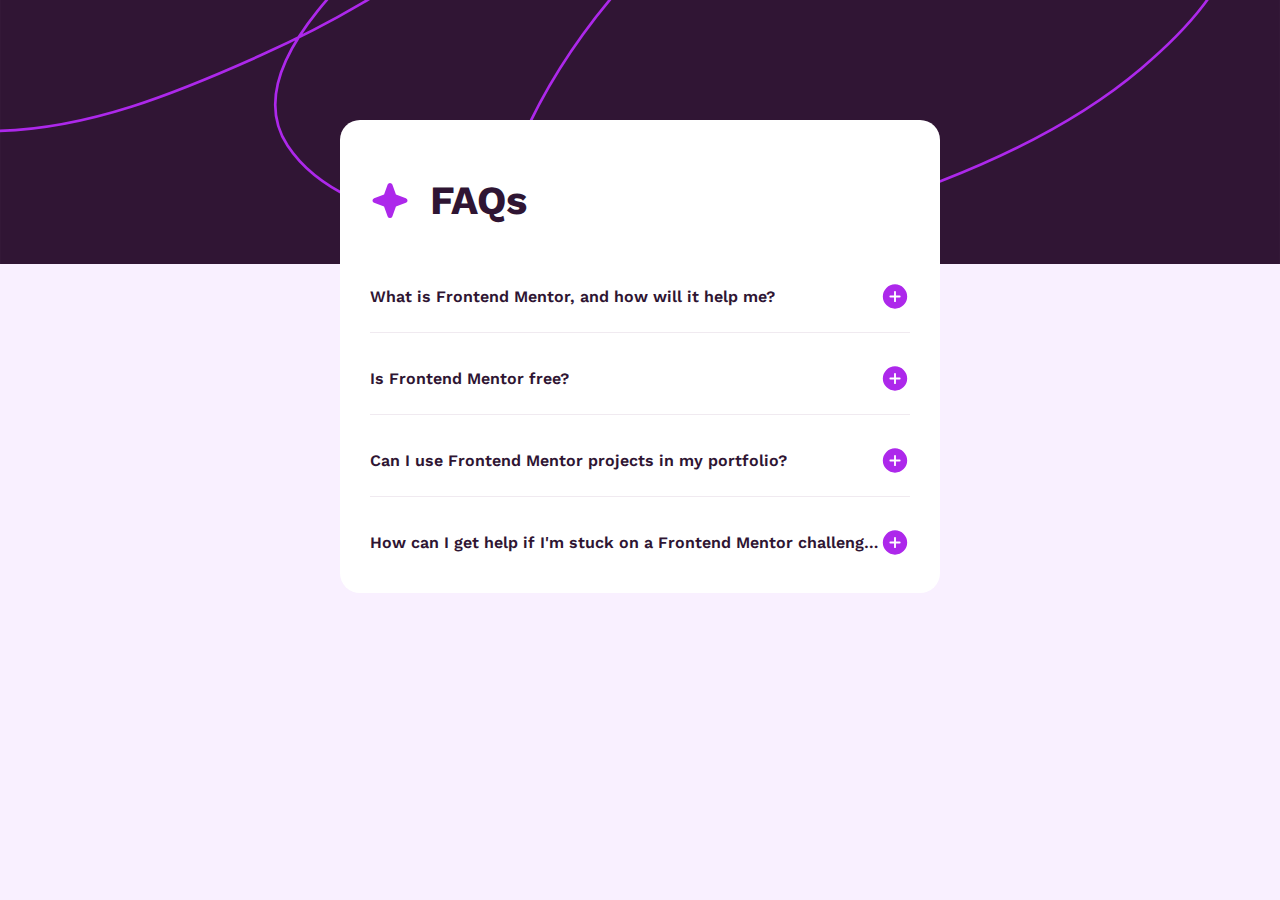
<file: index.html>
<!DOCTYPE html>
<html lang="en">
<head>
  <meta charset="UTF-8">
  <meta name="viewport" content="width=device-width, initial-scale=1.0"> <!-- displays site properly based on user's device -->
  <link rel="preconnect" href="https://fonts.googleapis.com">
  <link rel="preconnect" href="https://fonts.gstatic.com" crossorigin>
  <link href="https://fonts.googleapis.com/css2?family=Work+Sans:ital,wght@0,100..900;1,100..900&display=swap" rel="stylesheet">
  <link rel="icon" type="image/png" sizes="32x32" href="./assets/images/favicon-32x32.png">
  <link rel="stylesheet" href="style.css">
  <title>Frontend Mentor | FAQ accordion</title>

</head>
<body style="background-image: url(./assets/images/background-pattern-desktop.svg);background-repeat: no-repeat;background-size: cover;background-position-y: -20px;">

  <div class="box">
    <div class="acc-header">
      <img src="./assets/images/icon-star.svg" alt="">
      <h1 class="title">FAQs</h1>
    </div>
    <!--1-->
    <div class="accordion">
      <button class="acc-question">
        <span>What is Frontend Mentor, and how will it help me?</span>
        <img src="./assets/images/icon-plus.svg" alt="">
      </button>
      <div class="acc-answer">
        <p>Frontend Mentor offers realistic coding challenges to help developers improve their 
          frontend coding skills with projects in HTML, CSS, and JavaScript. It's suitable for 
          all levels and ideal for portfolio building.
        </p>
      </div>
    </div>
    <!--2-->
    <div class="accordion">
      <button class="acc-question">
        <span>Is Frontend Mentor free?</span>
        <img src="./assets/images/icon-plus.svg" alt="">
      </button>
      <div class="acc-answer">
        <p>Yes, Frontend Mentor offers both free and premium coding challenges, with the free option providing access to a range of projects suitable for all skill levels.
        </p>
      </div>
    </div>
        <!--3-->
        <div class="accordion">
          <button class="acc-question">
            <span>Can I use Frontend Mentor projects in my portfolio?</span>
            <img src="./assets/images/icon-plus.svg" alt="">
          </button>
          <div class="acc-answer">
            <p>Yes, you can use projects completed on Frontend Mentor in your portfolio. It's an excellent way to showcase your skills to potential employers!
            </p>
          </div>
        </div>
        <!--4-->
        <div class="accordion">
          <button class="acc-question">
            <span>How can I get help if I'm stuck on a Frontend Mentor challenge?</span>
            <img src="./assets/images/icon-plus.svg" alt="">
          </button>
          <div class="acc-answer">
            <p>The best place to get help is inside Frontend Mentor's Discord community. There's a help channel where you can ask questions and seek support from other community members.
            </p>
          </div>
        </div>       
  </div>

<script src="script.js"></script>
</body>
</html>
</file>
<file: style.css>
* {
    box-sizing: border-box;
}

body {
    background-color: #f9f0ff;
    color: hsl(292, 42%, 14%);
    display: flex;
    flex-direction: column;
    justify-content: center;
    align-items: center;
    margin: 0;
    font-family: "Work Sans", sans-serif;
}

h1 {
    font-size: 40px;
}

.box {
    display: flex;
    flex-direction: column;
    gap: 10px;
    width: 600px;
    background-color: #fff;
    padding: 30px 30px 15px 30px;
    border-radius: 20px;
    position: absolute;
    top: 120px;
    margin-bottom: 140px;
}

.acc-header {
    display: flex;
    gap: 20px;
}

.acc-question {
    border: none;
    width: 100%;
    display: flex;
    justify-content: space-between;
    align-items: center;
    background-color: transparent;
    font-size: 16px;
    font-weight: bold;
    cursor: pointer;
    padding: 8px;
  }

.acc-question span {
    max-width: 100%;
    white-space: nowrap;
    overflow: hidden;
    text-overflow: ellipsis;
  }

.acc-answer {
    color: hsl(292, 16%, 49%);
    letter-spacing: .5px;
    display: none;
}

.acc-answer.active {
    display: block;
}

.accordion button {
    width: 100%;
    display: flex;
    align-items: center;
    justify-content: space-between;
    font-size: 16px;
    font-family: inherit;
    background-color: transparent;
    border: none;
    color: hsl(292, 42%, 14%);
    padding: 20px 0;
    font-weight: 600;
    cursor: pointer;
    overflow: hidden;
}

.accordion:not(:last-child) button {
    border-bottom: 1px solid hsl(300, 17%, 93%);
}

.accordion:hover button {
    color: #AD28EB;
}
</file>
